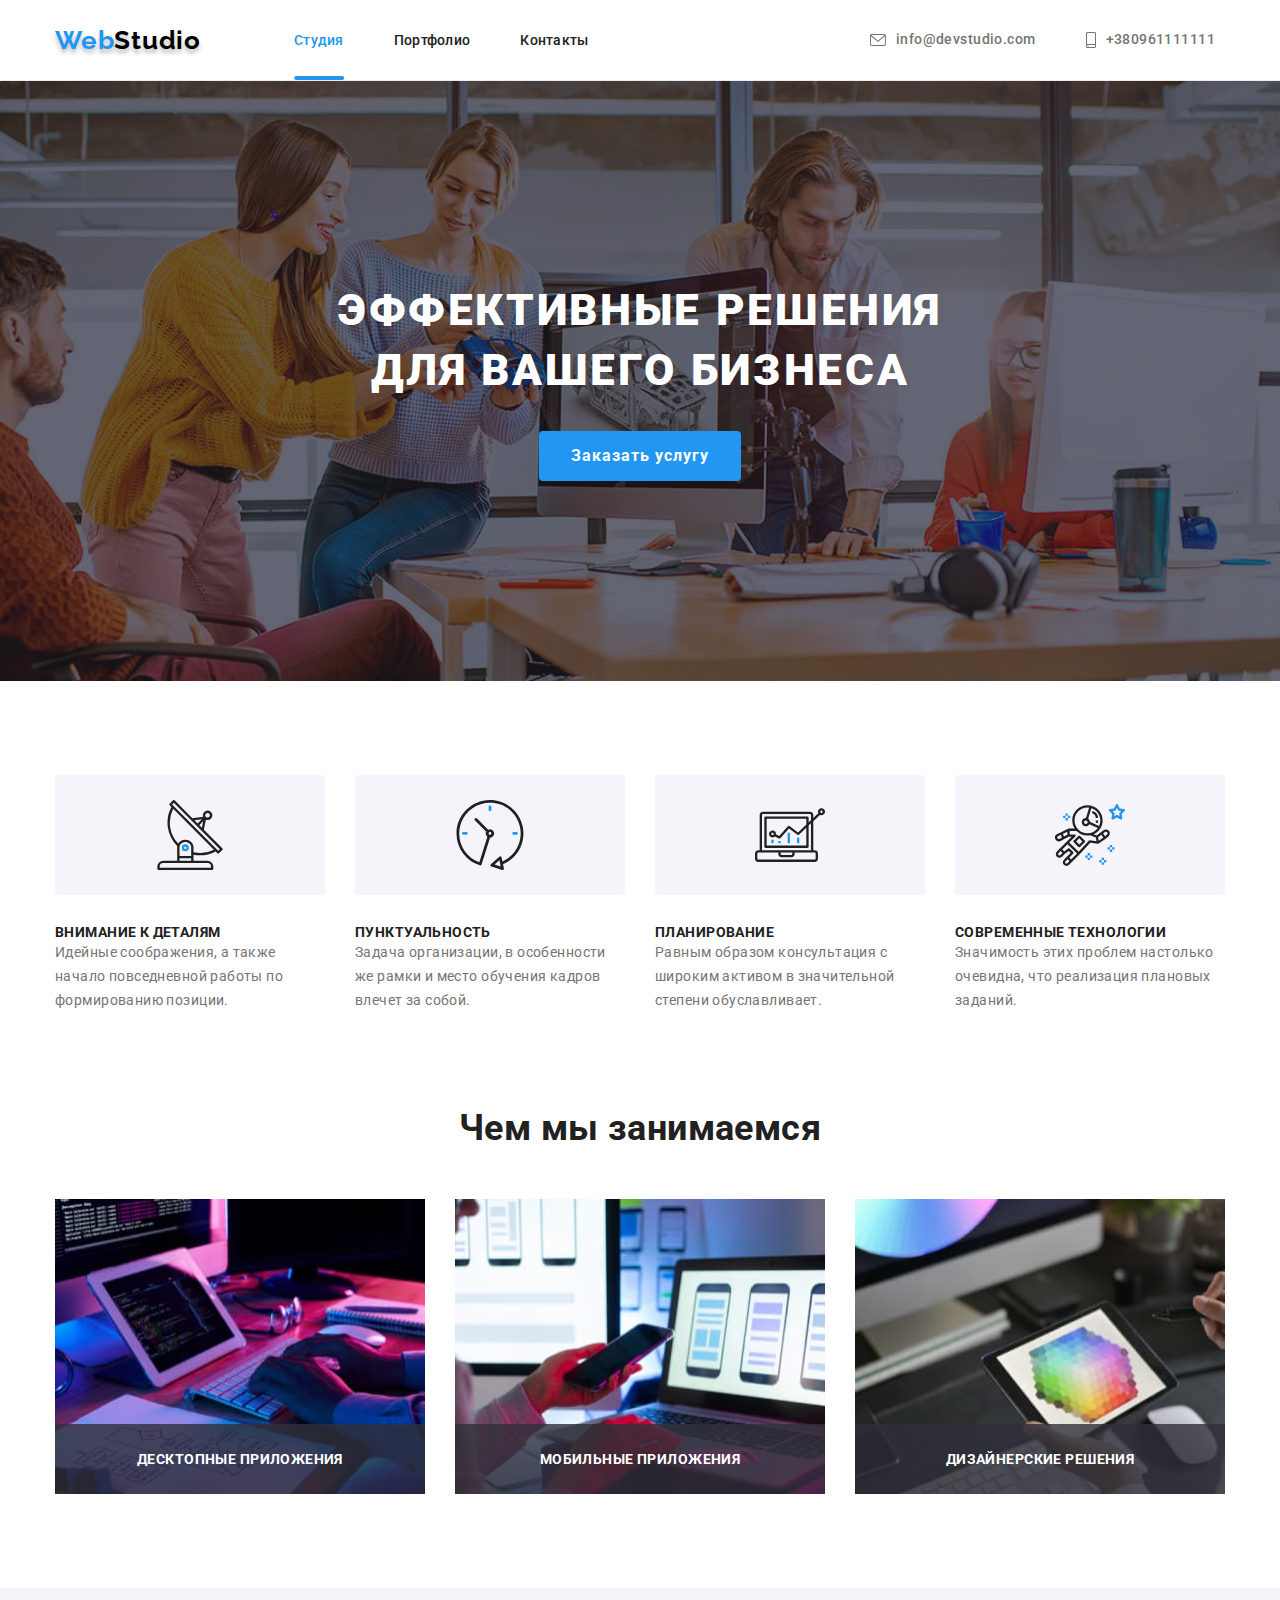
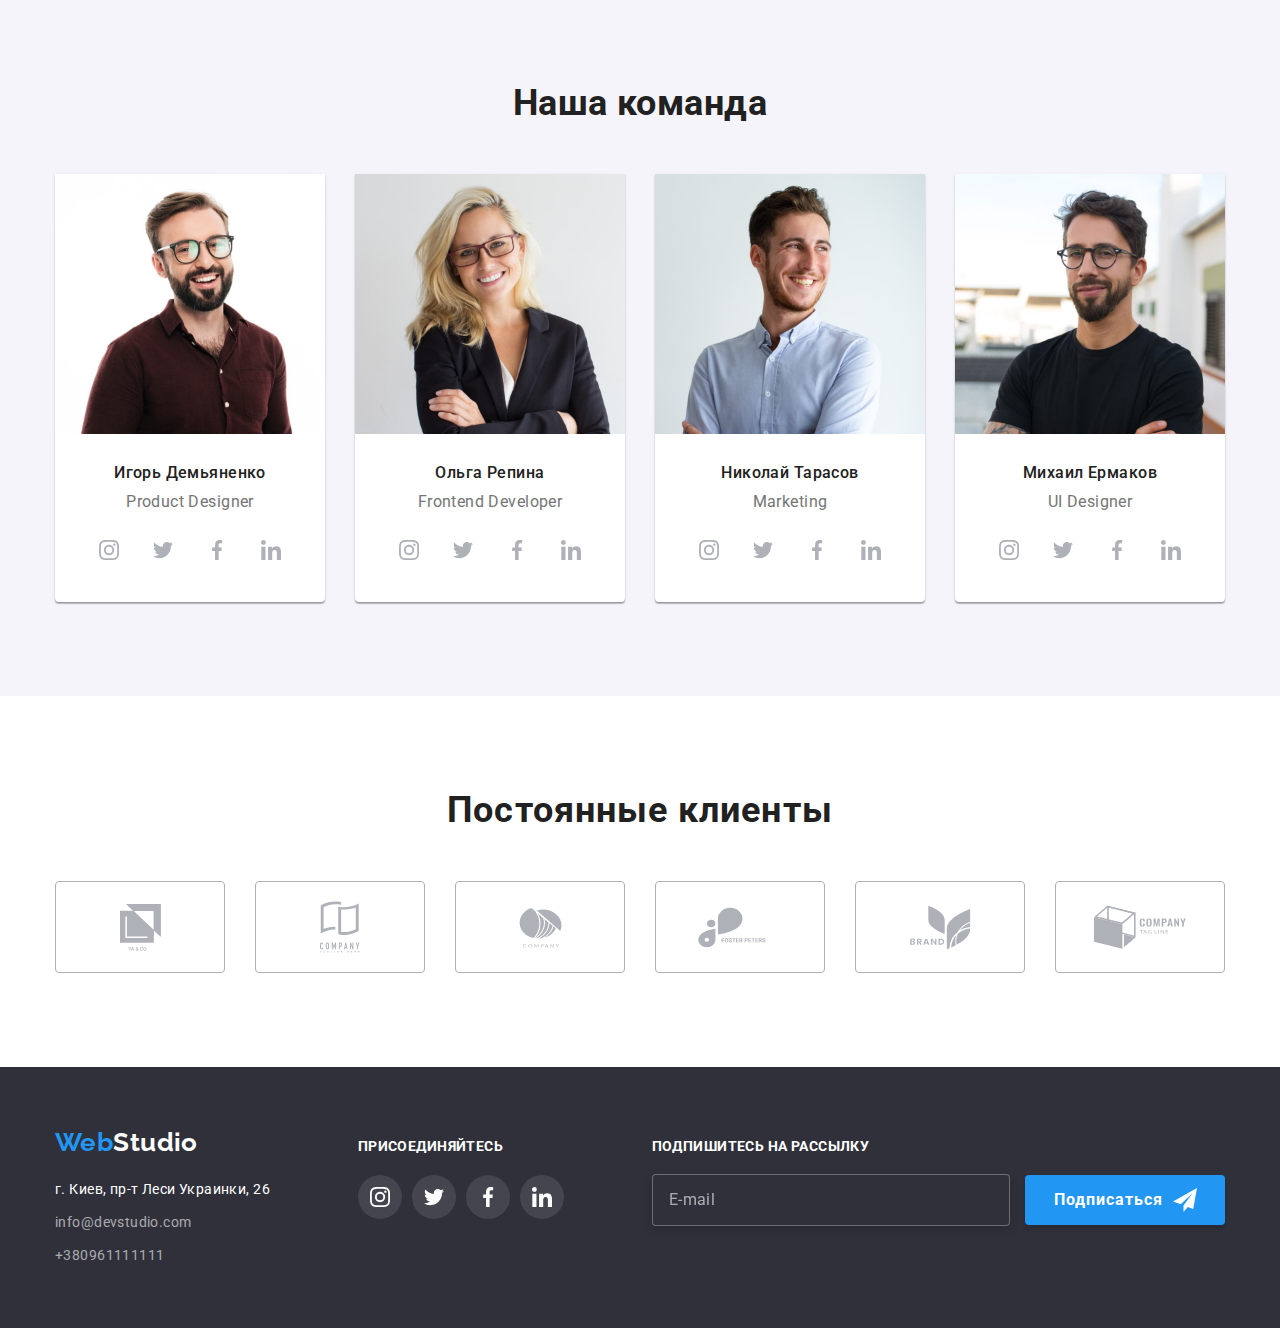
<file: index.html>
<!DOCTYPE html>
<html lang="ru">
  <head>
    <meta charset="UTF-8" />
    <meta http-equiv="X-UA-Compatible" content="IE=edge" />
    <meta name="viewport" content="width=device-width, initial-scale=1.0" />
    <title>ДЗ3</title>
    <link rel="preconnect" href="https://fonts.googleapis.com" />
    <link rel="preconnect" href="https://fonts.gstatic.com" crossorigin />
    <link
      href="https://fonts.googleapis.com/css2?family=Raleway:wght@700&family=Roboto:wght@400;500;700;900&display=swap"
      rel="stylesheet"
    />
    <link
      rel="stylesheet"
      href="https://cdn.jsdelivr.net/npm/modern-normalize@1.1.0/modern-normalize.min.css"
    />
    <link rel="stylesheet" href="./css/styles.css" />
  </head>
  <body>
    <!-- HEADER -->
    <header class="header header_boder">
      <div class="container header_container">
        <nav class="main-nav">
          <a href="./index.html" lang="en" class="logotype link"> Web<span>Studio</span> </a>
          <ul class="menu list">
            <li class="menu-item">
              <a class="menu-link link current" href="./index.html">Студия</a>
            </li>
            <li class="menu-item">
              <a class="menu-link link" href="./portfolio.html">Портфолио</a>
            </li>
            <li class="menu-item">
              <a class="menu-link link" href="">Контакты</a>
            </li>
          </ul>
        </nav>
        <ul class="contacts-list">
          <li class="contacts-item list">
            <a class="contacts-link link" href="mailto:info@devstudio.com">
              <svg class="envelope-icon" width="16" height="12">
                <use href="./images/sprite.svg.svg#icon-envelope"></use>
              </svg>
              info@devstudio.com</a
            >
          </li>
          <li class="contacts-item list">
            <a class="contacts-link link" href="tel:+380961111111">
              <svg class="smartphone-icon" width="10" height="16">
                <use href=".//images/sprite.svg.svg#icon-smartphone"></use>
              </svg>
              +380961111111</a
            >
          </li>
        </ul>
      </div>
    </header>

    <!-- MAIN -->
    <main>
      <!--HERO-->
      <section class="hero section">
        <div class="container">
          <h1 class="hero-title">ЭФФЕКТИВНЫЕ РЕШЕНИЯ ДЛЯ ВАШЕГО БИЗНЕСА</h1>
          <button class="model-btn" type="button" data-modal-open>Заказать услугу</button>
        </div>
      </section>

      <!--  advantages -->
      <section class="advantages section">
        <div class="container">
          <h2 class="advantages-main-title">Преимущества компании</h2>

          <ul class="advantages-list">
            <li class="advantages-item list">
              <!-- підкл SVG -->
              <div class="advantages-svg">
                <svg class="icon-section" width="70" height="70">
                  <use href="./images/sprite.svg.svg#icon-antenna"></use>
                </svg>
              </div>
              <h3 class="advantages-title">Внимание к деталям</h3>
              <p class="advantages-text">
                Идейные соображения, а также начало повседневной работы по формированию позиции.
              </p>
            </li>

            <li class="advantages-item list">
              <div class="advantages-svg">
                <svg class="icon-section" width="70" height="70">
                  <use href="./images/sprite.svg.svg#icon-clock"></use>
                </svg>
              </div>
              <h3 class="advantages-title">Пунктуальность</h3>
              <p class="advantages-text">
                Задача организации, в особенности же рамки и место обучения кадров влечет за собой.
              </p>
            </li>

            <li class="advantages-item list">
              <div class="advantages-svg">
                <svg class="icon-section" width="70" height="70">
                  <use href="./images/sprite.svg.svg#icon-diagram"></use>
                </svg>
              </div>
              <h3 class="advantages-title">Планирование</h3>
              <p class="advantages-text">
                Равным образом консультация с широким активом в значительной степени обуславливает.
              </p>
            </li>

            <li class="advantages-item list">
              <div class="advantages-svg">
                <svg class="icon-section" width="70" height="70">
                  <use href="./images/sprite.svg.svg#icon-astronaut"></use>
                </svg>
              </div>
              <h3 class="advantages-title">Современные технологии</h3>
              <p class="advantages-text">
                Значимость этих проблем настолько очевидна, что реализация плановых заданий.
              </p>
            </li>
          </ul>
        </div>
      </section>

      <!-- ABOUT -->
      <section class="about section">
        <div class="container">
          <h2 class="section-title-about">Чем мы занимаемся</h2>
          <ul class="about-list">
            <li class="about-item list">
              <div class="overlay-about">
                <img
                  src="./images/img2.jpg"
                  alt="разработка новых приложений"
                  width="370"
                  height="295"
                />
                <p class="about-ovarlay-text">Десктопные приложения</p>
              </div>
            </li>

            <li class="about-item list">
              <div class="overlay-about">
                <img src="./images/img3.jpg" alt="оформление" width="370" height="295" />
                <p class="about-ovarlay-text">Мобильные приложения</p>
              </div>
            </li>
            <li class="about-item list">
              <div class="overlay-about">
                <img src="./images/img1.jpg" alt="дизайн" width="370" height="295" />
                <p class="about-ovarlay-text">Дизайнерские решения</p>
              </div>
            </li>
          </ul>
        </div>
      </section>

      <!-- EMPLOYEES -->
      <section class="employees section">
        <div class="container">
          <h2 class="section-title">Наша команда</h2>
          <ul class="employees-list">
            <li class="employees-item list border">
              <img src="./images/team1.jpg" alt="Сотрудник компании" width="270" height="260" />
              <h3 class="employees-secondary-title">Игорь Демьяненко</h3>
              <p class="employees-text" lang="en">Product Designer</p>
              <ul class="social-list list">
                <li class="social-item">
                  <a href="" class="social-link">
                    <svg class="social-icon" width="20" height="20">
                      <use href="./images/sprite.svg.svg#icon-instagram"></use>
                    </svg>
                  </a>
                </li>
                <li class="social-item">
                  <a href="" class="social-link">
                    <svg class="social-icon" width="20" height="20">
                      <use href="./images/sprite.svg.svg#icon-twitter"></use>
                    </svg>
                  </a>
                </li>
                <li class="social-item">
                  <a href="" class="social-link">
                    <svg class="social-icon" width="20" height="20">
                      <use href="./images/sprite.svg.svg#icon-facebook"></use>
                    </svg>
                  </a>
                </li>
                <li class="social-item">
                  <a href="" class="social-link">
                    <svg class="social-icon" width="20" height="20">
                      <use href="./images/sprite.svg.svg#icon-linkedin"></use>
                    </svg>
                  </a>
                </li>
              </ul>
            </li>
            <li class="employees-item list border">
              <img src="./images/team2.jpg" alt="Сотрудник компании" width="270" height="260" />
              <h3 class="employees-secondary-title">Ольга Репина</h3>
              <p class="employees-text" lang="en">Frontend Developer</p>
              <ul class="social-list list">
                <li class="social-item">
                  <a href="" class="social-link">
                    <svg class="social-icon" width="20" height="20">
                      <use href="./images/sprite.svg.svg#icon-instagram"></use>
                    </svg>
                  </a>
                </li>
                <li class="social-item">
                  <a href="" class="social-link">
                    <svg class="social-icon" width="20" height="20">
                      <use href="./images/sprite.svg.svg#icon-twitter"></use>
                    </svg>
                  </a>
                </li>
                <li class="social-item">
                  <a href="" class="social-link">
                    <svg class="social-icon" width="20" height="20">
                      <use href="./images/sprite.svg.svg#icon-facebook"></use>
                    </svg>
                  </a>
                </li>
                <li class="social-item">
                  <a href="" class="social-link">
                    <svg class="social-icon" width="20" height="20">
                      <use href="./images/sprite.svg.svg#icon-linkedin"></use>
                    </svg>
                  </a>
                </li>
              </ul>
            </li>
            <li class="employees-item list border">
              <img src="./images/team3.jpg" alt="Сотрудник компании" width="270" height="260" />
              <h3 class="employees-secondary-title">Николай Тарасов</h3>
              <p class="employees-text" lang="en">Marketing</p>
              <ul class="social-list list">
                <li class="social-item">
                  <a href="" class="social-link">
                    <svg class="social-icon" width="20" height="20">
                      <use href="./images/sprite.svg.svg#icon-instagram"></use>
                    </svg>
                  </a>
                </li>
                <li class="social-item">
                  <a href="" class="social-link">
                    <svg class="social-icon" width="20" height="20">
                      <use href="./images/sprite.svg.svg#icon-twitter"></use>
                    </svg>
                  </a>
                </li>
                <li class="social-item">
                  <a href="" class="social-link">
                    <svg class="social-icon" width="20" height="20">
                      <use href="./images/sprite.svg.svg#icon-facebook"></use>
                    </svg>
                  </a>
                </li>
                <li class="social-item">
                  <a href="" class="social-link">
                    <svg class="social-icon" width="20" height="20">
                      <use href="./images/sprite.svg.svg#icon-linkedin"></use>
                    </svg>
                  </a>
                </li>
              </ul>
            </li>
            <li class="employees-item list border">
              <img src="./images/team4.jpg" alt="Сотрудник компании" width="270" height="260" />
              <h3 class="employees-secondary-title">Михаил Ермаков</h3>
              <p class="employees-text" lang="en">UI Designer</p>
              <ul class="social-list list">
                <li class="social-item">
                  <a href="" class="social-link">
                    <svg class="social-icon" width="20" height="20">
                      <use href="./images/sprite.svg.svg#icon-instagram"></use>
                    </svg>
                  </a>
                </li>
                <li class="social-item">
                  <a href="" class="social-link">
                    <svg class="social-icon" width="20" height="20">
                      <use href="./images/sprite.svg.svg#icon-twitter"></use>
                    </svg>
                  </a>
                </li>
                <li class="social-item">
                  <a href="" class="social-link">
                    <svg class="social-icon" width="20" height="20">
                      <use href="./images/sprite.svg.svg#icon-facebook"></use>
                    </svg>
                  </a>
                </li>
                <li class="social-item">
                  <a href="" class="social-link">
                    <svg class="social-icon" width="20" height="20">
                      <use href="./images/sprite.svg.svg#icon-linkedin"></use>
                    </svg>
                  </a>
                </li>
              </ul>
            </li>
          </ul>
        </div>
      </section>

      <!-- customers -->
      <section class="customers section">
        <div class="container">
          <h2 class="customers-title">Постоянные клиенты</h2>
          <ul class="customers-list list">
            <li class="customers-item">
              <a href="" class="customers-link">
                <svg class="customers-icon" width="41" height="47">
                  <use href="./images/sprite.svg.svg#icon-group"></use>
                </svg>
              </a>
            </li>
            <li class="customers-item">
              <a href="" class="customers-link">
                <svg class="customers-icon" width="40" height="52">
                  <use href="./images/sprite.svg.svg#icon-group-1"></use>
                </svg>
              </a>
            </li>
            <li class="customers-item">
              <a href="" class="customers-link">
                <svg class="customers-icon" width="43" height="41">
                  <use href="./images/sprite.svg.svg#icon-group-2"></use>
                </svg>
              </a>
            </li>
            <li class="customers-item">
              <a href="" class="customers-link">
                <svg class="customers-icon" width="84" height="41">
                  <use href="./images/sprite.svg.svg#icon-group-3"></use>
                </svg>
              </a>
            </li>
            <li class="customers-item">
              <a href="" class="customers-link">
                <svg class="customers-icon" width="63" height="45">
                  <use href="./images/sprite.svg.svg#icon-group-4"></use>
                </svg>
              </a>
            </li>
            <li class="customers-item">
              <a href="" class="customers-link">
                <svg class="customers-icon" width="94" height="44">
                  <use href="./images/sprite.svg.svg#icon-group-5"></use>
                </svg>
              </a>
            </li>
          </ul>
        </div>
      </section>
    </main>

    <!-- footer -->
    <footer class="footer">
      <div class="container footer-nav">
        <div>
          <a class="footer-logo link" href="./index.html" lang="en">Web<span>Studio</span></a>
          <address class="address">
            <ul class="footer-list">
              <li class="footer-item list">
                <a
                  class="footer-link-map link"
                  href="https://goo.gl/maps/3SvgbaE1MrVSddgA9"
                  target="_blank"
                  >г. Киев, пр-т Леси Украинки, 26</a
                >
              </li>
              <li class="footer-item list">
                <a class="footer-link link" href="mailto:info@devstudio.com">info@devstudio.com</a>
              </li>
              <li class="footer-item list">
                <a class="footer-link link" href="tel:+380961111111">+380961111111</a>
              </li>
            </ul>
          </address>
        </div>

        <div class="media-footer">
          <h3 class="join-title">присоединяйтесь</h3>
          <ul class="join-list list">
            <li class="join-item">
              <a href="" class="join-link">
                <svg class="join-icon" width="20" height="20">
                  <use href="./images/sprite.svg.svg#icon-instagram"></use>
                </svg>
              </a>
            </li>
            <li class="join-item">
              <a href="" class="join-link">
                <svg class="join-icon" width="20" height="20">
                  <use href="./images/sprite.svg.svg#icon-twitter"></use>
                </svg>
              </a>
            </li>
            <li class="join-item">
              <a href="" class="join-link">
                <svg class="join-icon" width="20" height="20">
                  <use href="./images/sprite.svg.svg#icon-facebook"></use>
                </svg>
              </a>
            </li>
            <li class="join-item">
              <a href="" class="join-link">
                <svg class="join-icon" width="20" height="20">
                  <use href="./images/sprite.svg.svg#icon-linkedin"></use>
                </svg>
              </a>
            </li>
          </ul>
        </div>
        <form class="email-form-footer">
          <p class="social-form-text">Подпишитесь на рассылку</p>
          <input
            class="inform-user-email"
            type="email"
            name="user_email"
            placeholder="E-mail"
            required
          />
          <button type="submit" class="footer-form-btn">
            <svg class="footer-form-icon" width="24" height="24">
              <use href="./images/sprite.svg.svg#icon-send"></use></svg
            >Подписаться
          </button>
        </form>
      </div>
    </footer>

    <!-- MODAL WINDOW -->
    <div class="backdrop is-hidden" data-modal>
      <div class="modal">
        <button type="button" class="modal-close-btn" data-modal-close>
          <svg class="modal-close-btn-icon" width="18" height="18">
            <use href="./images/sprite.svg.svg#icon-close-btn"></use>
          </svg>
        </button>
        <!-- MODAL FORM  -->
        <form class="modal-form">
          <p class="modal-form-text">Оставьте свои данные, мы вам перезвоним</p>
          <label class="modal-form-field">
            <span class="modal-form-input-desc">Имя</span>
            <span class="modal-form-input-wrapper">
              <input
                class="modal-form-input"
                name="user_name"
                type="text"
                required
                pattern="^[a-zA-Zа-яА-я]+$"
              />
              <svg class="icon-form" width="18" height="18">
                <use href="./images/sprite.svg.svg#icon-person-form"></use>
              </svg>
            </span>
          </label>
          <label class="modal-form-field">
            <span class="modal-form-input-desc">Телефон</span>
            <span class="modal-form-input-wrapper">
              <input
                class="modal-form-input"
                name="user_phone_number"
                type="tel"
                required
                pattern="[0-9]{3}-[0-9]{3}-[0-9]{2}-[0-9]{2}"
                title="xxx-xxx-xx-xx"
              />
              <svg class="icon-form" width="18" height="18">
                <use href="./images/sprite.svg.svg#icon-phone-form"></use>
              </svg>
            </span>
          </label>
          <label class="modal-form-field">
            <span class="modal-form-input-desc">Почта</span>
            <span class="modal-form-input-wrapper">
              <input class="modal-form-input" name="user_email" type="email" required />
              <svg class="icon-form" width="18" height="18">
                <use href="./images/sprite.svg.svg#icon-email-form"></use>
              </svg>
            </span>
          </label>
          <label class="modal-form-field-message">
            <span class="modal-form-input-desc">Комментарий</span>
            <textarea
              class="modal-form-message"
              name="user-message"
              placeholder="Введите текст"
            ></textarea>
          </label>
          <input
            id="user_policy"
            type="checkbox"
            name="user_policy"
            class="modal-form-check visually-hidden"
          />
          <label for="user_policy" class="modal-form-check-desc"
            >Соглашаюсь с рассылкой и принимаю&nbsp;<a
              href=""
              class="modal-form-check-desc-link link"
              >Условия договора</a
            >
          </label>
          <button type="submit" class="modal-form-btn">Отправить</button>
        </form>
      </div>
    </div>
    <script src="./js/modal.js"></script>
  </body>
</html>
</file>
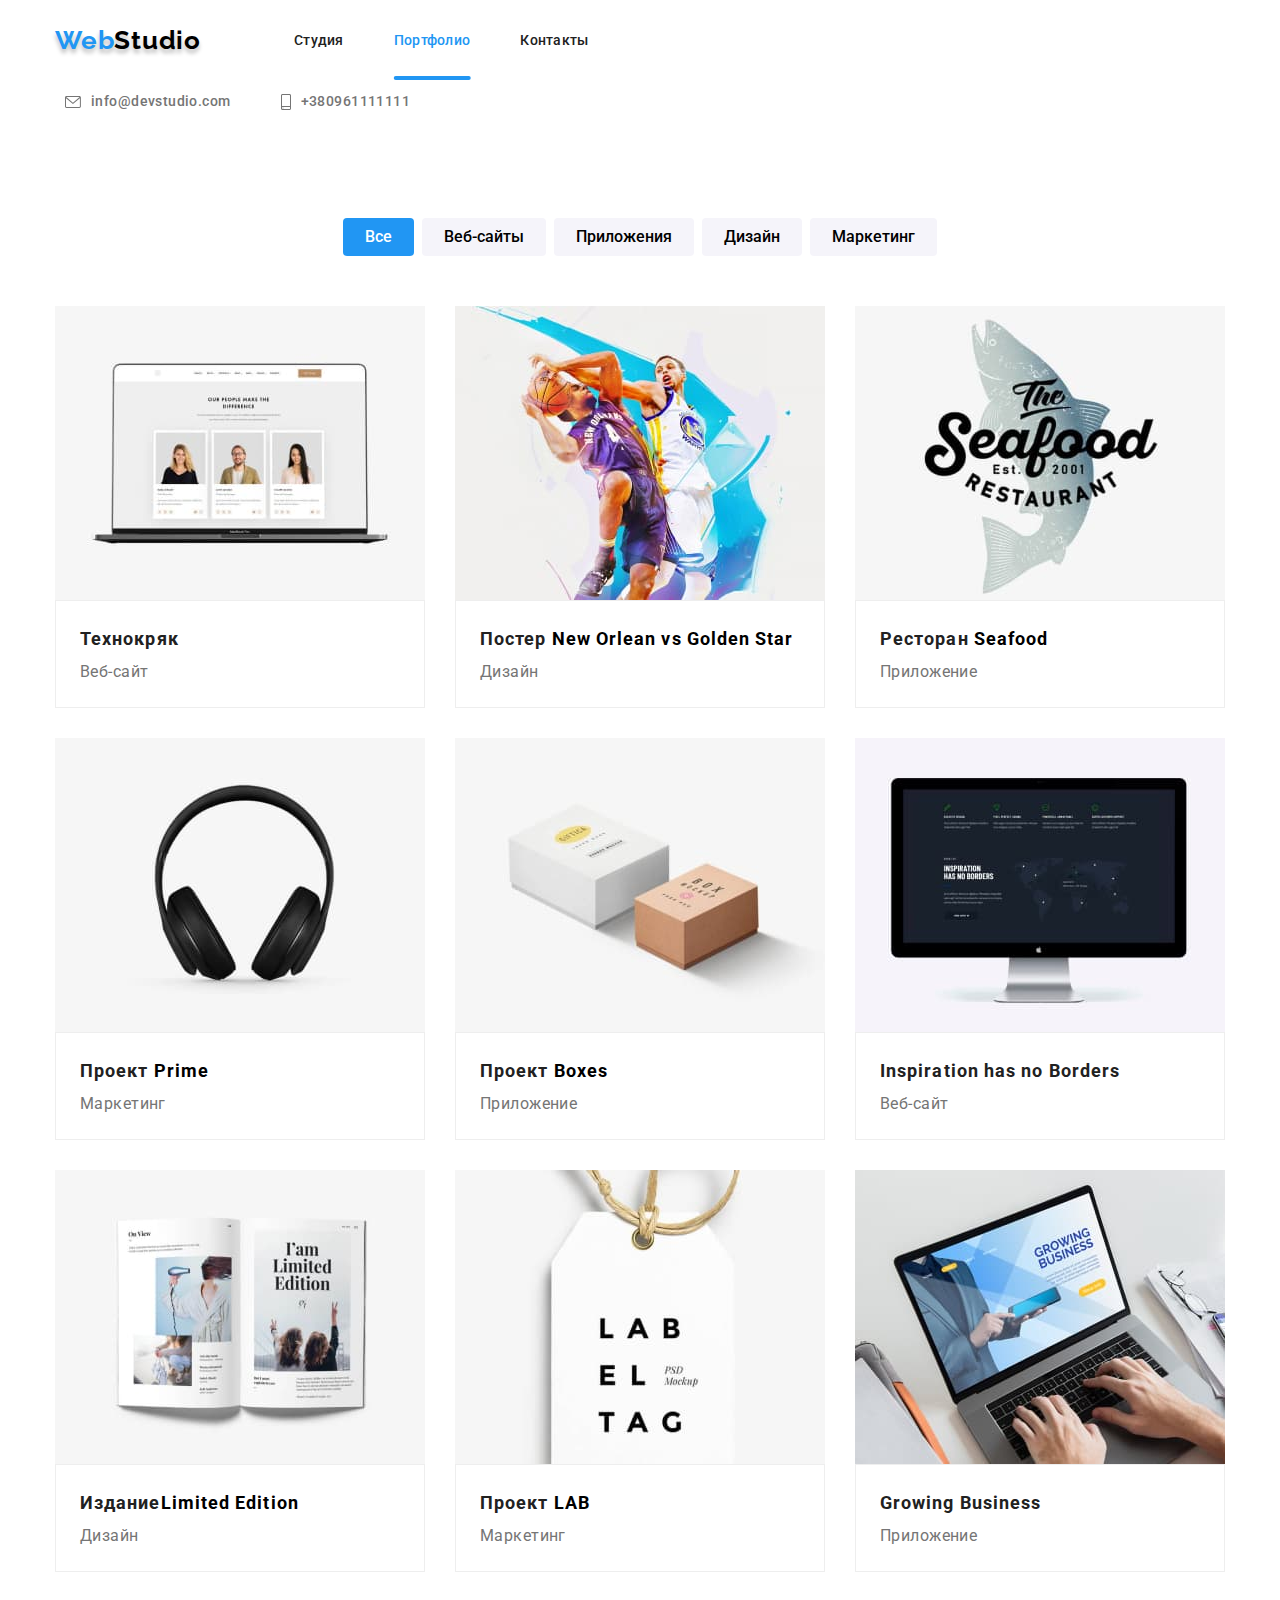
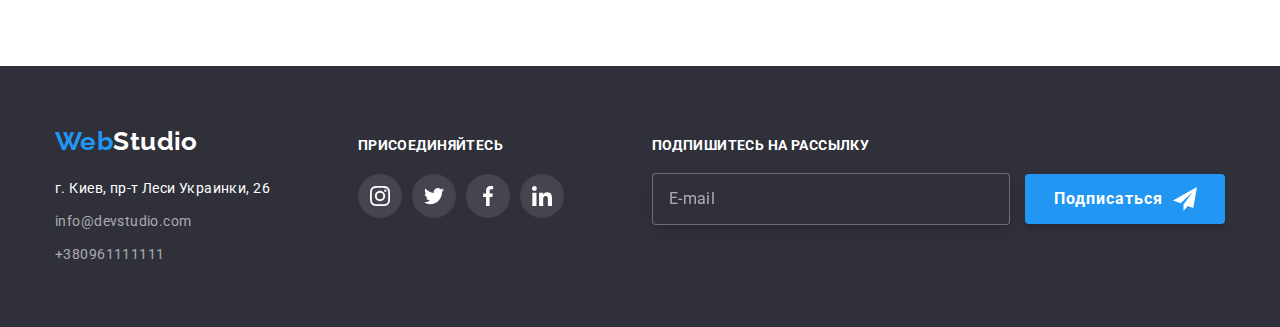
<file: portfolio.html>
<!DOCTYPE html>
<html lang="ru">
  <head>
    <meta charset="UTF-8" />
    <meta http-equiv="X-UA-Compatible" content="IE=edge" />
    <meta name="viewport" content="width=device-width, initial-scale=1.0" />
    <title>ДЗ3</title>
    <link rel="preconnect" href="https://fonts.googleapis.com" />
    <link rel="preconnect" href="https://fonts.gstatic.com" crossorigin />
    <link
      href="https://fonts.googleapis.com/css2?family=Raleway:wght@700&family=Roboto:wght@400;500;700;900&display=swap"
      rel="stylesheet"
    />
    <link
      rel="stylesheet"
      href="https://cdn.jsdelivr.net/npm/modern-normalize@1.1.0/modern-normalize.min.css"
    />
    <link rel="stylesheet" href="./css/styles.css" />
  </head>
  <body>
    <!-- HEADER -->
    <header class="header">
      <div class="container page-header-container">
        <nav class="main-nav">
          <a href="./index.html" lang="en" class="logotype link"> Web<span>Studio</span> </a>
          <ul class="menu list">
            <li class="menu-item">
              <a class="menu-link link" href="./index.html">Студия</a>
            </li>
            <li class="menu-item">
              <a class="menu-link link current" href="./portfolio.html">Портфолио</a>
            </li>
            <li class="menu-item">
              <a class="menu-link link" href="">Контакты</a>
            </li>
          </ul>
        </nav>
        <ul class="contacts-list">
          <li class="contacts-item list">
            <a class="contacts-link link" href="mailto:info@devstudio.com">
              <svg class="envelope-icon" width="16" height="12">
                <use href="./images/sprite.svg.svg#icon-envelope"></use>
              </svg>
              info@devstudio.com</a
            >
          </li>
          <li class="contacts-item list">
            <a class="contacts-link link" href="tel:+380961111111">
              <svg class="smartphone-icon" width="10" height="16">
                <use href=".//images/sprite.svg.svg#icon-smartphone"></use>
              </svg>
              +380961111111</a
            >
          </li>
        </ul>
      </div>
    </header>

    <!-- MAIN -->
    <main>
      <section class="radio-btn section">
        <div class="container">
          <h1 class="btn-title">Портфолио робот</h1>
          <ul class="btn-list list">
            <li class="btn-item">
              <button type="button" class="page-btn current">Все</button>
            </li>
            <li class="btn-item">
              <button type="button" class="page-btn">Веб-сайты</button>
            </li>
            <li class="btn-item">
              <button type="button" class="page-btn">Приложения</button>
            </li>
            <li class="btn-item">
              <button type="button" class="page-btn">Дизайн</button>
            </li>
            <li class="btn-item">
              <button type="button" class="page-btn">Маркетинг</button>
            </li>
          </ul>

          <!-- ABOUT  -->

          <ul class="about-portfolio-list">
            <li class="about-portfolio-item list">
              <a href="" class="about-rotfolio-link link">
                <div class="list-developments">
                  <img src="./images/Portfolio/1.jpg" alt="Веб-сайт" weight="370" height="294" />
                  <p class="overlay-portfolio">
                    Ресурс предлагает комплексные предложения с разным уровнем функционала и
                    сервисов. Все это позволит посетителю получить исчерпывающие сведения о компании
                    или частном лице.
                  </p>
                </div>

                <div class="div-container">
                  <h2 class="portfolio-title">Технокряк</h2>
                  <p class="portfolio-text">Веб-сайт</p>
                </div>
              </a>
            </li>

            <li class="about-portfolio-item list">
              <a href="" class="about-rotfolio-link link">
                <div class="list-developments">
                  <img src="./images/Portfolio/2.jpg" alt="Дизайн" width="370" height="294" />
                  <p class="overlay-portfolio">
                    Ресурс предлагает комплексные предложения с разным уровнем функционала и
                    сервисов. Все это позволит посетителю получить исчерпывающие сведения о компании
                    или частном лице.
                  </p>
                </div>

                <div class="div-container">
                  <h2 class="portfolio-title">
                    Постер <span lang="en">New Orlean vs Golden Star</span>
                  </h2>
                  <p class="portfolio-text">Дизайн</p>
                </div>
              </a>
            </li>

            <li class="about-portfolio-item list">
              <a href="" class="about-rotfolio-link link">
                <div class="list-developments">
                  <img src="./images/Portfolio/3.jpg" alt="Приложение" width="370" height="294" />
                  <p class="overlay-portfolio">
                    Ресурс предлагает комплексные предложения с разным уровнем функционала и
                    сервисов. Все это позволит посетителю получить исчерпывающие сведения о компании
                    или частном лице.
                  </p>
                </div>

                <div class="div-container">
                  <h2 class="portfolio-title">Ресторан <span lang="en">Seafood</span></h2>
                  <p class="portfolio-text">Приложение</p>
                </div>
              </a>
            </li>

            <li class="about-portfolio-item list">
              <a href="" class="about-rotfolio-link link">
                <div class="list-developments">
                  <img src="./images/Portfolio/4.jpg" alt="Маркетинг" width="370" height="294" />
                  <p class="overlay-portfolio">
                    Ресурс предлагает комплексные предложения с разным уровнем функционала и
                    сервисов. Все это позволит посетителю получить исчерпывающие сведения о компании
                    или частном лице.
                  </p>
                </div>

                <div class="div-container">
                  <h2 class="portfolio-title">Проект <span lang="en">Prime</span></h2>
                  <p class="portfolio-text">Маркетинг</p>
                </div>
              </a>
            </li>

            <li class="about-portfolio-item list">
              <a href="" class="about-rotfolio-link link">
                <div class="list-developments">
                  <img src="./images/Portfolio/5.jpg" alt="Приложение" width="370" height="294" />
                  <p class="overlay-portfolio">
                    Ресурс предлагает комплексные предложения с разным уровнем функционала и
                    сервисов. Все это позволит посетителю получить исчерпывающие сведения о компании
                    или частном лице.
                  </p>
                </div>

                <div class="div-container">
                  <h2 class="portfolio-title">Проект <span lang="en">Boxes</span></h2>
                  <p class="portfolio-text">Приложение</p>
                </div>
              </a>
            </li>

            <li class="about-portfolio-item list">
              <a href="" class="about-rotfolio-link link">
                <div class="list-developments">
                  <img src="./images/Portfolio/6.jpg" alt="Веб-сайт" width="370" height="294" />
                  <p class="overlay-portfolio">
                    Ресурс предлагает комплексные предложения с разным уровнем функционала и
                    сервисов. Все это позволит посетителю получить исчерпывающие сведения о компании
                    или частном лице.
                  </p>
                </div>

                <div class="div-container">
                  <h2 lang="en" class="portfolio-title">Inspiration has no Borders</h2>
                  <p class="portfolio-text">Веб-сайт</p>
                </div>
              </a>
            </li>

            <li class="about-portfolio-item list">
              <a href="" class="about-rotfolio-link link">
                <div class="list-developments">
                  <img src="./images/Portfolio/7.jpg" alt="Дизайн" width="370" height="294" />
                  <p class="overlay-portfolio">
                    Ресурс предлагает комплексные предложения с разным уровнем функционала и
                    сервисов. Все это позволит посетителю получить исчерпывающие сведения о компании
                    или частном лице.
                  </p>
                </div>

                <div class="div-container">
                  <h2 class="portfolio-title">Издание<span lang="en">Limited Edition</span></h2>
                  <p class="portfolio-text">Дизайн</p>
                </div>
              </a>
            </li>

            <li class="about-portfolio-item list">
              <a href="" class="about-rotfolio-link link">
                <div class="list-developments">
                  <img src="./images/Portfolio/8.jpg" alt="Маркетинг" width="370" height="294" />
                  <p class="overlay-portfolio">
                    Ресурс предлагает комплексные предложения с разным уровнем функционала и
                    сервисов. Все это позволит посетителю получить исчерпывающие сведения о компании
                    или частном лице.
                  </p>
                </div>

                <div class="div-container">
                  <h2 class="portfolio-title">Проект <span lang="en">LAB</span></h2>
                  <p class="portfolio-text">Маркетинг</p>
                </div>
              </a>
            </li>

            <li class="about-portfolio-item list">
              <a href="" class="about-rotfolio-link link">
                <div class="list-developments">
                  <img src="./images/Portfolio/9.jpg" alt="Приложение" width="370" height="294" />
                  <p class="overlay-portfolio">
                    Ресурс предлагает комплексные предложения с разным уровнем функционала и
                    сервисов. Все это позволит посетителю получить исчерпывающие сведения о компании
                    или частном лице.
                  </p>
                </div>

                <div class="div-container">
                  <h2 lang="en" class="portfolio-title">Growing Business</h2>
                  <p class="portfolio-text">Приложение</p>
                </div>
              </a>
            </li>
          </ul>
        </div>
      </section>
    </main>
    <!-- footer -->
    <footer class="footer">
      <div class="container footer-nav">
        <div>
          <a class="footer-logo link" href="./index.html" lang="en">Web<span>Studio</span></a>
          <address class="address">
            <ul class="footer-list">
              <li class="footer-item list">
                <a
                  class="footer-link-map link"
                  href="https://goo.gl/maps/3SvgbaE1MrVSddgA9"
                  target="_blank"
                  >г. Киев, пр-т Леси Украинки, 26</a
                >
              </li>
              <li class="footer-item list">
                <a class="footer-link link" href="mailto:info@devstudio.com">info@devstudio.com</a>
              </li>
              <li class="footer-item list">
                <a class="footer-link link" href="tel:+380961111111">+380961111111</a>
              </li>
            </ul>
          </address>
        </div>

        <div class="media-footer">
          <h3 class="join-title">присоединяйтесь</h3>
          <ul class="join-list list">
            <li class="join-item">
              <a href="" class="join-link">
                <svg class="join-icon" width="20" height="20">
                  <use href="./images/sprite.svg.svg#icon-instagram"></use>
                </svg>
              </a>
            </li>
            <li class="join-item">
              <a href="" class="join-link">
                <svg class="join-icon" width="20" height="20">
                  <use href="./images/sprite.svg.svg#icon-twitter"></use>
                </svg>
              </a>
            </li>
            <li class="join-item">
              <a href="" class="join-link">
                <svg class="join-icon" width="20" height="20">
                  <use href="./images/sprite.svg.svg#icon-facebook"></use>
                </svg>
              </a>
            </li>
            <li class="join-item">
              <a href="" class="join-link">
                <svg class="join-icon" width="20" height="20">
                  <use href="./images/sprite.svg.svg#icon-linkedin"></use>
                </svg>
              </a>
            </li>
          </ul>
        </div>
        <form class="email-form-footer">
          <p class="social-form-text">Подпишитесь на рассылку</p>
          <input
            class="inform-user-email"
            type="email"
            name="user_email"
            placeholder="E-mail"
            required
          />
          <button type="button" class="footer-form-btn">
            <svg class="footer-form-icon" width="24" height="24">
              <use href="./images/sprite.svg.svg#icon-send"></use></svg
            >Подписаться
          </button>
        </form>
      </div>
    </footer>
  </body>
</html>
</file>
<file: css/styles.css>
:root {
  --primary-page-font: 'Roboto', sans-serif;
  --secondary-page-font: 'Raleway', sans-serif;
  --primary-page-color: #212121;
  --secondary-page-color: #757575;
  --accent-page-color: #2196f3;
  --secondary-accent-page-color: #fff;
  --trans-accent: 250ms cubic-bezier(0.4, 0, 0.2, 1);
}
h1,
h2,
h3,
h4,
p {
  margin-top: 0;
  margin-bottom: 0;
}

ul,
ol {
  margin-top: 0;
  margin-bottom: 0;
  padding-left: 0;
}

img {
  display: block;
}

.container {
  width: 1200px;
  margin: 0 auto;
  padding: 0 15px;
}

.section {
  padding-top: 94px;
  padding-bottom: 94px;
}

.visually-hidden {
  position: absolute;
  width: 1px;
  height: 1px;
  margin: -1px;
  border: 0;
  padding: 0;
  white-space: nowrap;
  clip-path: inset(100%);
  clip: rect(0 0 0 0);
  overflow: hidden;
}

/* ================COMPONENTS================ */
body {
  font-family: var(--primary-page-font);
  font-size: 14px;
  letter-spacing: 0.03em;
  background-color: var(--secondary-accent-page-color);
}

.list {
  list-style: none;
}

.link {
  text-decoration: none;
}
/* ================HEADER================ */
.header_boder {
  border-bottom: 1px solid #ececec;
}

.header_container {
  display: flex;
  align-items: center;
}

.logotype {
  margin-right: 93px;

  font-family: var(--secondary-page-font);
  font-weight: 700;
  font-size: 26px;
  line-height: 1.19;
  letter-spacing: 0.03em;

  color: var(--accent-page-color);

  text-shadow: 0px 4px 4px rgba(0, 0, 0, 0.25);
}
span {
  color: #000;
}

.main-nav {
  display: flex;
  align-items: center;
}

.menu {
  display: flex;
  align-items: center;
}
.menu-item:not(:last-child) {
  margin-right: 50px;
}

.menu-item {
  position: relative;
  padding: 32px 0;
}

.contacts-list {
  display: flex;
  align-items: center;
  margin-left: auto;
}

.contacts-item:not(:last-child) {
  margin-right: 30px;
}

.menu-link {
  transition: color var(--trans-accent);
  font-weight: 500;
  line-height: 1.15;
  letter-spacing: 0.02em;

  color: var(--primary-page-color);
}

.menu-link:hover,
.menu-link:focus {
  color: var(--accent-page-color);
}

.menu-link.link.current {
  color: var(--accent-page-color);
}

.menu-link.link.current::before {
  content: '';
  position: absolute;
  display: block;
  transform: translateX(-50%);

  width: 100%;
  height: 4px;

  bottom: 0;
  left: 50%;

  border-radius: 2px;
  background-color: var(--accent-page-color);
}

.contacts-link {
  transition: color var(--trans-accent);

  display: flex;
  align-items: center;
  padding: 10px 10px;

  font-weight: 500;
  line-height: 1.71;
  color: var(--secondary-page-color);
}

.contacts-link:hover,
.contacts-link:focus {
  color: #2196f3;
}

.envelope-icon,
.smartphone-icon {
  margin-right: 10px;
  fill: currentColor;
}

/* ================/HEADER================ */
/* ================HERO================ */

.hero {
  background-image: linear-gradient(rgba(47, 48, 58, 0.4), rgba(47, 48, 58, 0.4)),
    url('../images/bg-hero/Img\ \(3\).jpg');
  background-color: #2f303a;
  background-size: cover;
  background-position: center;
  background-repeat: no-repeat;

  max-width: 1600px;
  text-align: center;
  padding-top: 200px;
  padding-bottom: 200px;
  margin: 0 auto;
}

.hero-title {
  width: 696px;
  margin-bottom: 30px;
  margin-left: auto;
  margin-right: auto;

  font-weight: 900;
  font-size: 44px;
  line-height: 1.36;
  text-align: center;
  letter-spacing: 0.06em;
  text-transform: uppercase;
  color: var(--secondary-accent-page-color);
}
.model-btn {
  transition: background var(--trans-accent), box-shadow var(--trans-accent);
  border: none;
  border-radius: 4px;
  padding: 10px 32px;

  font-family: inherit;
  background: #2196f3;
  font-weight: 700;
  font-size: 16px;
  line-height: 1.88;
  letter-spacing: 0.06em;
  cursor: pointer;
  color: var(--secondary-accent-page-color);
}
.model-btn:hover,
.model-btn:focus {
  background: #188ce8;
  box-shadow: 0px 4px 4px rgba(0, 0, 0, 0.15);
  border-radius: 4px;
}
/* ================/HERO================ */
/* ================ADVANTEGES================ */

/* сховав заголовок */
.advantages-main-title {
  position: absolute;
  width: 1px;
  height: 1px;
  margin: -1px;
  border: 0;
  padding: 0;
  white-space: nowrap;
  clip-path: inset(100%);
  clip: rect(0 0 0 0);
  overflow: hidden;
}

.advantages-title {
  font-size: 14px;
  line-height: 1.14;
  text-transform: uppercase;
  color: var(--primary-page-color);
}
.advantages-list {
  /* background-color: #188CE8; */
  display: flex;
  justify-content: space-between;
}

.advantages-item {
  width: 270px;
}

.advantages-text {
  font-family: var(--primary-page-font);
  font-size: 14px;
  line-height: 1.71;

  letter-spacing: 0.03em;
  color: var(--secondary-page-color);
}

.advantages-svg {
  display: flex;
  justify-content: center;
  align-items: center;
  height: 120px;
  background: #f5f4fa;
  border-radius: 4px;
  margin-bottom: 30px;
}

/* ================/ADVANTEGES================ */
/* ================ABOUT================ */

.about {
  padding-top: 0px;
  padding-bottom: 94px;
}
.about-list {
  display: flex;
  justify-content: space-between;
}

.section-title-about {
  margin-bottom: 50px;
  font-size: 36px;
  line-height: 1.17;
  text-align: center;
  color: var(--primary-page-color);
}

.overlay-about {
  position: relative;
}

.about-ovarlay-text {
  position: absolute;
  width: 100%;
  transform: translate(0, -70px);

  padding: 27px 0;
  font-weight: 700;
  font-size: 14px;
  line-height: 16px;
  text-align: center;
  letter-spacing: 0.03em;
  text-transform: uppercase;
  color: var(--secondary-accent-page-color);

  background-color: rgba(47, 48, 58, 0.8);
}

/* ================/ABOUT================ */
/* ================EMPLOYEES================ */
.employees {
  background-color: #f5f4fa;
}

.section-title {
  /* padding-top: 94px; */
  margin-bottom: 50px;
  font-size: 36px;
  line-height: 1.17;
  text-align: center;
  color: var(--primary-page-color);
}

.employees-list {
  display: flex;
  flex-wrap: wrap;
}

.employees-item:not(:nth-child(4n)) {
  margin-right: 30px;
}

/* рамка для працівників */
.border {
  background: #ffffff;
  /* material shadow v1 */

  box-shadow: 0px 1px 3px rgba(0, 0, 0, 0.12), 0px 1px 1px rgba(0, 0, 0, 0.14),
    0px 2px 1px rgba(0, 0, 0, 0.2);
  border-radius: 0px 0px 4px 4px;
}

.employees-secondary-title {
  padding-top: 30px;
  margin-bottom: 10px;

  font-weight: 500;
  font-size: 16px;
  line-height: 1.18;
  text-align: center;
  color: var(--primary-page-color);
}

.employees-text {
  margin-bottom: 16px;

  font-size: 16px;
  line-height: 1.18;
  text-align: center;
  color: var(--secondary-page-color);
}
.social-list {
  display: flex;
  justify-content: center;
  align-items: center;
  gap: 10px;
  padding-bottom: 30px;
}

.social-link {
  fill: #afb1b8;
  display: flex;
  justify-content: center;
  align-items: center;
  width: 44px;
  height: 44px;
  border-radius: 50%;

  transition: background-color var(--trans-accent), fill var(--trans-accent);
}

.social-link:hover,
.social-link:focus {
  background-color: #2196f3;
  fill: #fff;
}

/* ================/EMPLOYEES================ */

/* =============customers========= */

.customers-title {
  margin-bottom: 50px;

  font-size: 36px;
  line-height: 1.16;
  text-align: center;
  letter-spacing: 0.03em;

  color: var(--primary-page-color);
}

.customers-list {
  display: flex;
  gap: 30px;
}

.customers-link {
  display: flex;
  width: 100%;
  height: 100%;
  fill: #afb1b8;
  justify-content: center;
  align-items: center;

  border: 1px solid #afb1b8;
  border-radius: 4px;

  transition: fill var(--trans-accent), border-color var(--trans-accent);
}
.customers-item {
  width: 170px;
  height: 92px;
}
.customers-link:focus,
.customers-link:hover {
  border-color: var(--accent-page-color);
  fill: #2196f3;
}

/* ============= /customers========= */

/* =======MAIN PAGE PORTFOLIO ======== */

/* СХОВАНИЙ ЗАГОЛОВОК  */
.btn-title {
  position: absolute;
  width: 1px;
  height: 1px;
  margin: -1px;
  border: 0;
  padding: 0;
  white-space: nowrap;
  clip-path: inset(100%);
  clip: rect(0 0 0 0);
  overflow: hidden;
}

.btn-list {
  display: flex;
  justify-content: center;
  margin-bottom: 50px;
}

.btn-item:not(:last-child) {
  margin-right: 8px;
}

.page-btn {
  padding: 6px 22px;
  font-family: inherit;
  font-weight: 500;
  font-size: 16px;
  line-height: 1.62;
  text-align: center;
  background: #f5f4fa;
  border-radius: 4px;
  border: 0cm;

  transition: color var(--trans-accent), background var(--trans-accent),
    box-shadow var(--trans-accent);
}
.page-btn.current {
  background-color: var(--accent-page-color);
  color: var(--secondary-accent-page-color);
}
.page-btn:hover,
.page-btn:focus {
  color: var(--secondary-accent-page-color);
  background: #2196f3;

  box-shadow: 0px 3px 1px rgba(0, 0, 0, 0.1), 0px 1px 2px rgba(0, 0, 0, 0.08),
    0px 2px 2px rgba(0, 0, 0, 0.12);
  border-radius: 4px;
  cursor: pointer;
}

.div-container {
  border: 1px solid #eeeeee;
  padding-top: 20px;
  padding-bottom: 20px;
  padding-left: 24px;
  padding-right: 24px;
}

.about-portfolio-list {
  display: flex;
  flex-wrap: wrap;
  gap: 30px;
}

.about-portfolio-item {
  width: 370px;
  background: #ffffff;
}
.about-rotfolio-link {
  display: block;
  transition: box-shadow var(--trans-accent);
}

.about-rotfolio-link:hover,
.about-rotfolio-link:focus {
  box-shadow: 0px 1px 1px rgba(0, 0, 0, 0.12), 0px 4px 4px rgba(0, 0, 0, 0.06),
    1px 4px 6px rgba(0, 0, 0, 0.16);
}
.portfolio-title {
  font-size: 18px;
  line-height: 2;
  letter-spacing: 0.06em;

  color: var(--primary-page-color);
}

.portfolio-text {
  font-size: 16px;
  line-height: 1.88;

  color: var(--secondary-page-color);
}

.list-developments {
  position: relative;
  overflow: hidden;
}

.overlay-portfolio {
  top: 0;
  left: 0;
  position: absolute;
  width: 100%;
  height: 100%;
  padding: 63px 24px;
  transform: translate(0, 100%);
  transition: transform 250ms cubic-bezier(0.4, 0, 0.2, 1);

  font-size: 18px;
  line-height: 1.56;
  letter-spacing: 0.03em;
  color: var(--secondary-accent-page-color);

  background-color: rgba(33, 150, 243, 0.9);
}

.about-rotfolio-link:hover .overlay-portfolio,
.about-rotfolio-link:focus .overlay-portfolio {
  transform: translate(0, 0);
}
/* =======/MAIN PAGE PORTFOLIO ======== */

/* ================/FOOTER============= */

.footer-nav {
  display: flex;
  align-items: baseline;
  justify-content: space-between;
}

.footer {
  padding-top: 60px;
  padding-bottom: 60px;
  background-color: #2f303a;
}

.footer-logo span {
  color: #fff;
}

.join-list {
  gap: 10px;
}

.address {
  margin-top: 20px;
  font-style: normal;
}
.footer-logo {
  font-family: var(--secondary-page-font);
  font-weight: 700;
  font-size: 26px;
  line-height: 1.19;
  color: var(--accent-page-color);
}

.footer-item:not(:last-child) {
  margin-bottom: 9px;
}

.footer-link-map {
  font-weight: 400;
  line-height: 1.71;

  color: var(--secondary-accent-page-color);
}

.footer-link {
  font-weight: 400;
  line-height: 1.71;

  color: rgba(255, 255, 255, 0.6);

  transition: color var(--trans-accent);
}

.footer-link:focus,
.footer-link:hover {
  color: var(--accent-page-color);
}

.join-list {
  display: flex;
  align-items: center;
  justify-content: center;
}
.join-title {
  margin-bottom: 20px;
  font-size: 14px;
  line-height: 1.14;
  letter-spacing: 0.03em;
  text-transform: uppercase;

  color: var(--secondary-accent-page-color);
}

.join-link {
  display: flex;
  align-items: center;
  justify-content: center;
  width: 44px;
  height: 44px;
  border-radius: 50%;
  background-color: rgba(255, 255, 255, 0.1);
  fill: #fff;

  transition: background-color var(--trans-accent);
}

.join-link:hover,
.join-link:focus {
  background-color: var(--accent-page-color);
  border-radius: 50%;
}

/*====== footer-form ======*/

.social-form-text {
  margin-bottom: 20px;

  font-weight: 700;
  line-height: 16px;
  letter-spacing: 0.03em;
  text-transform: uppercase;

  color: #ffffff;
}

.inform-user-email {
  width: 358px;
  padding-top: 15px;
  padding-bottom: 15px;
  padding-left: 16px;

  font-weight: 400;
  font-size: 16px;
  line-height: 1.25;

  letter-spacing: 0.03em;
  color: #fff;

  background: #2f303a;
  border: 1px solid rgba(255, 255, 255, 0.3);
  filter: drop-shadow(0px 4px 4px rgba(0, 0, 0, 0.15));
  border-radius: 4px;
}

.inform-user-email::placeholder {
  color: rgba(255, 255, 255, 0.6);
}

.footer-form-btn {
  position: relative;
  font-family: inherit;
  font-style: normal;
  font-weight: 700;
  font-size: 16px;
  line-height: 1.88;

  border: none;

  margin-left: 12px;
  justify-content: center;
  align-items: center;

  letter-spacing: 0.06em;

  color: #ffffff;

  width: 200px;
  height: 50px;

  padding-right: 62px;
  padding-top: 10px;
  padding-bottom: 10px;
  padding-left: 29px;

  background: #2196f3;
  box-shadow: 0px 4px 4px rgba(0, 0, 0, 0.15);
  border-radius: 4px;

  transition: background var(--trans-accent), box-shadow var(--trans-accent);
}

.footer-form-btn:focus,
.footer-form-btn:hover {
  background: #188ce8;
  box-shadow: 0px 4px 4px rgba(0, 0, 0, 0.15);
  border-radius: 4px;
}

.footer-form-icon {
  position: absolute;
  top: 13px;
  right: 28px;

  margin-left: 10px;
}

/* ====== /footer-form ======*/

/* ================/FOOTER================ */
/* ========MODAL WINDOW====== */
.backdrop {
  position: fixed;
  z-index: 100;
  left: 0;
  top: 0;
  width: 100%;
  height: 100%;
  background: rgba(0, 0, 0, 0.2);

  transition: opacity var(--trans-accent), visibility var(--trans-accent);
}

.backdrop.is-hidden {
  opacity: 0;
  visibility: hidden;
  pointer-events: none;
}

.modal {
  position: absolute;
  top: 50%;
  left: 50%;
  transform: translate(-50%, -50%);
  width: 528px;

  padding: 40px;

  background: #ffffff;
  box-shadow: 0px 1px 3px rgba(0, 0, 0, 0.12), 0px 1px 1px rgba(0, 0, 0, 0.14),
    0px 2px 1px rgba(0, 0, 0, 0.2);
  border-radius: 4px;
}

.modal-close-btn {
  position: absolute;
  top: 8px;
  right: 8px;

  display: flex;
  justify-content: center;
  align-items: center;

  width: 30px;
  height: 30px;
  padding: 0;
  background: #ffffff;
  border: 1px solid rgba(0, 0, 0, 0.1);
  border-radius: 50%;
  cursor: pointer;
}

.modal-close-btn-icon {
  transition: fill var(--trans-accent);
}

.modal-close-btn:focus .modal-close-btn-icon {
  fill: var(--accent-page-color);
}

.modal-close-btn-icon:hover {
  fill: var(--accent-page-color);
  background-color: #fff;
}

/* ======== /MODAL WINDOW====== */
/* ======== MODAL FORM====== */
.modal-form {
  display: flex;
  flex-direction: column;
}

.modal-form-text {
  margin-bottom: 12px;

  font-weight: 700;
  font-size: 20px;
  line-height: 23px;
  text-align: center;
  letter-spacing: 0.03em;

  color: var(--primary-page-color);
}

.modal-form-field {
  display: block;
  margin-bottom: 10px;
}

.modal-form-input-desc {
  display: block;
  margin-bottom: 4px;

  font-size: 12px;
  line-height: 1.16;
  letter-spacing: 0.01em;
  color: var(--secondary-page-color);
}

.modal-form-input-wrapper {
  display: block;
  position: relative;
}

.modal-form-input {
  display: block;
  padding-left: 42px;
  padding-top: 12px;
  padding-bottom: 12px;

  font-size: 16px;

  width: 100%;
  height: 40px;
  border: 1px solid rgba(33, 33, 33, 0.2);
  border-radius: 4px;

  transition: border var(--trans-accent);
}

.modal-form-input:focus {
  outline: none;
  border: 1px solid var(--accent-page-color);
}

.modal-form-input:focus + .icon-form {
  fill: var(--accent-page-color);
}

.icon-form {
  transform: translateY(50%);
  position: absolute;
  top: 0;
  left: 12px;
  transition: fill var(--trans-accent);
}

.modal-form-field-message {
  margin-bottom: 20px;
}

.modal-form-message {
  resize: none;
  width: 100%;
  padding: 12px 16px;
  min-height: 120px;

  font-size: 16px;

  border: 1px solid rgba(33, 33, 33, 0.2);
  border-radius: 4px;
  transition: border var(--trans-accent);
}

.modal-form-message::placeholder {
  color: rgba(117, 117, 117, 0.5);
}

.modal-form-message:focus {
  outline: none;
  border: 1px solid var(--accent-page-color);
}

.modal-form-check-desc {
  display: flex;
  justify-content: center;
  margin-bottom: 30px;
  align-items: center;
  line-height: 1.4;

  letter-spacing: 0.03em;

  color: #757575;
  color: var(--secondary-page-color);
  transition: background-image 2s linear;
}

.modal-form-check:checked + .modal-form-check-desc::before {
  background-color: var(--accent-page-color);
  border: transparent;
  background-image: url(../images/check-mark.svg);
  background-position: center;
  background-repeat: no-repeat;
}

.modal-form-check:focus + .modal-form-check-desc::before {
  outline: 1px solid var(--accent-page-color);
  border: none;
}

.modal-form-check-desc::before {
  content: '';
  display: block;
  width: 15px;
  height: 15px;

  margin-right: 7px;
  cursor: pointer;

  border: solid 2px var(--primary-page-color);
  border-radius: 2px;
  transition: background-color var(--trans-accent);
}

.modal-form-check-desc-link {
  display: inline-block;

  color: var(--accent-page-color);
  border-bottom: 1px solid var(--accent-page-color);
}

.modal-form-btn {
  align-self: center;
  font-family: inherit;
  font-weight: 700;
  font-size: 16px;
  line-height: 1.88;
  border: none;

  text-align: center;
  letter-spacing: 0.06em;
  color: #ffffff;

  width: 200px;
  height: 50px;
  background: #2196f3;
  box-shadow: 0px 4px 4px rgba(0, 0, 0, 0.15);
  border-radius: 4px;

  transition: background var(--trans-accent), box-shadow var(--trans-accent);
}

.modal-form-btn:focus,
.modal-form-btn:hover {
  background: #188ce8;
  box-shadow: 0px 4px 4px rgba(0, 0, 0, 0.15);
  border-radius: 4px;
}

/* ======== /MODAL FORM====== */
</file>
